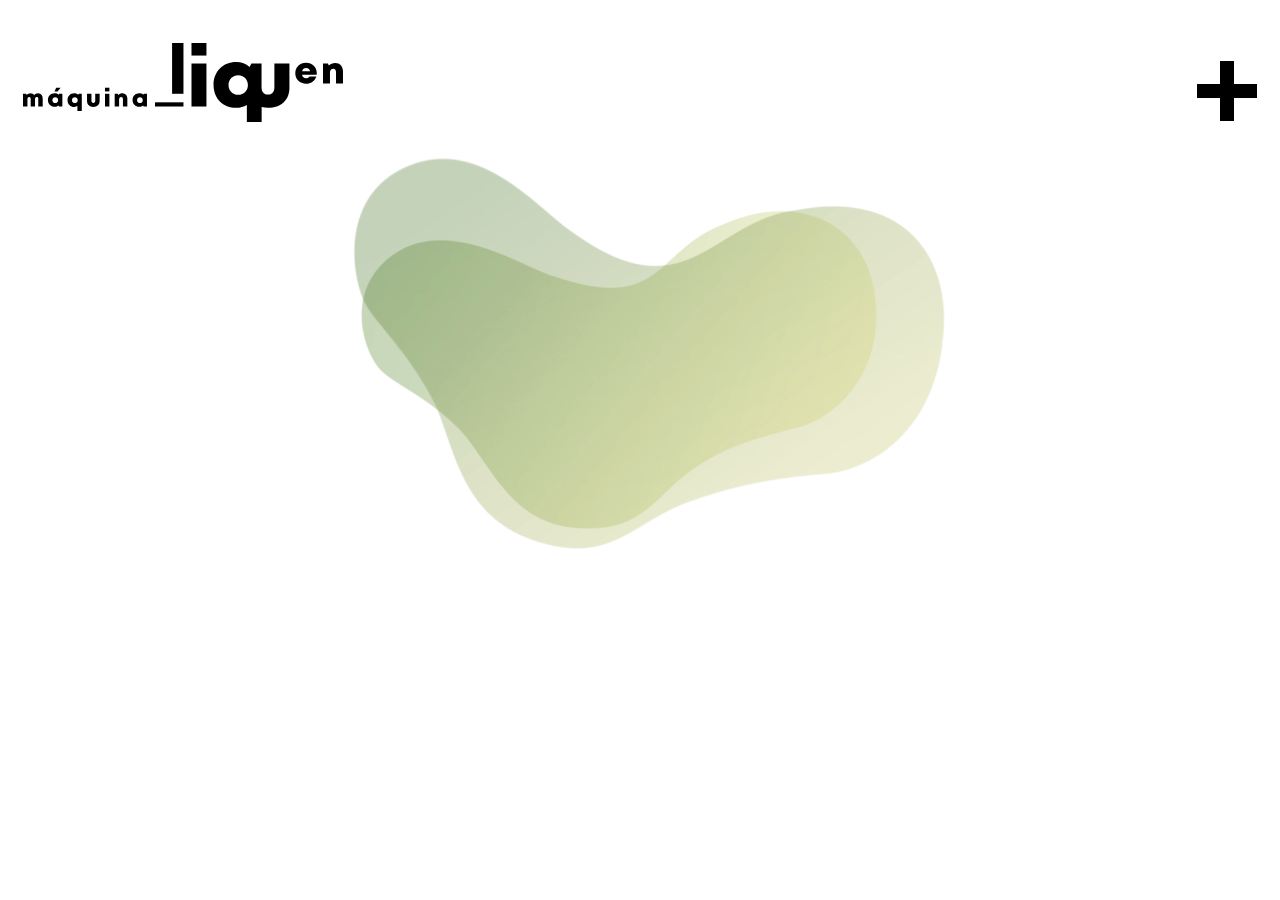
<file: index.html>
<!DOCTYPE html>
<html lang="es">
<head>
    <meta charset="UTF-8">
    <meta http-equiv="X-UA-Compatible" content="IE=edge">
    <meta name="viewport" content="width=device-width, initial-scale=1.0">
    <title>máquina-liquen</title>

    <link rel="stylesheet" href="css/normalize.css">

    <link rel="stylesheet" href="css/style.css">
    <link rel="preconnect" href="https://fonts.gstatic.com">
    <link href="https://fonts.googleapis.com/css2?family=Roboto+Mono:ital,wght@0,100;0,200;0,300;0,400;0,500;0,600;0,700;1,100;1,200;1,300;1,400;1,500;1,600;1,700&display=swap" rel="stylesheet">

</head>
<body>
    <div class="wellcome">
        <div class="wellcome-video">
            <video autoplay muted loop class="myVideo">
                <source src="video/maquina-liquen.mp4" type="video/mp4">
            </video>
        </div>
        <div class=wellcome-header>
            <header>
                <a href="index.html"><img class="logotipo" src="img/logo_maquina-liquen.svg" alt="Logotipo bOrrOsOgráfico"></a>

                <nav class="navbar">
                    <label for="menuboton">
                        <img class="boton" src="img/boton.svg" alt="botón +">
                    </label>
                    <input type="checkbox" name="checkbox" id="menuboton">

                    <div class="menu">
                        <ul>
                            <li>
                                <a href="proyectos.html">proyectos</a><br>
                            </li>
                            <li>
                                <a href="filosofia.html">filosofía</a>
                            </li>
                            <li>
                                <a href="contacto.html">contacto</a>
                            </li>
                        </ul>
                    </div>
                </nav>
            </header>
        </div>    
    </div>
</body>
</html>
</file>
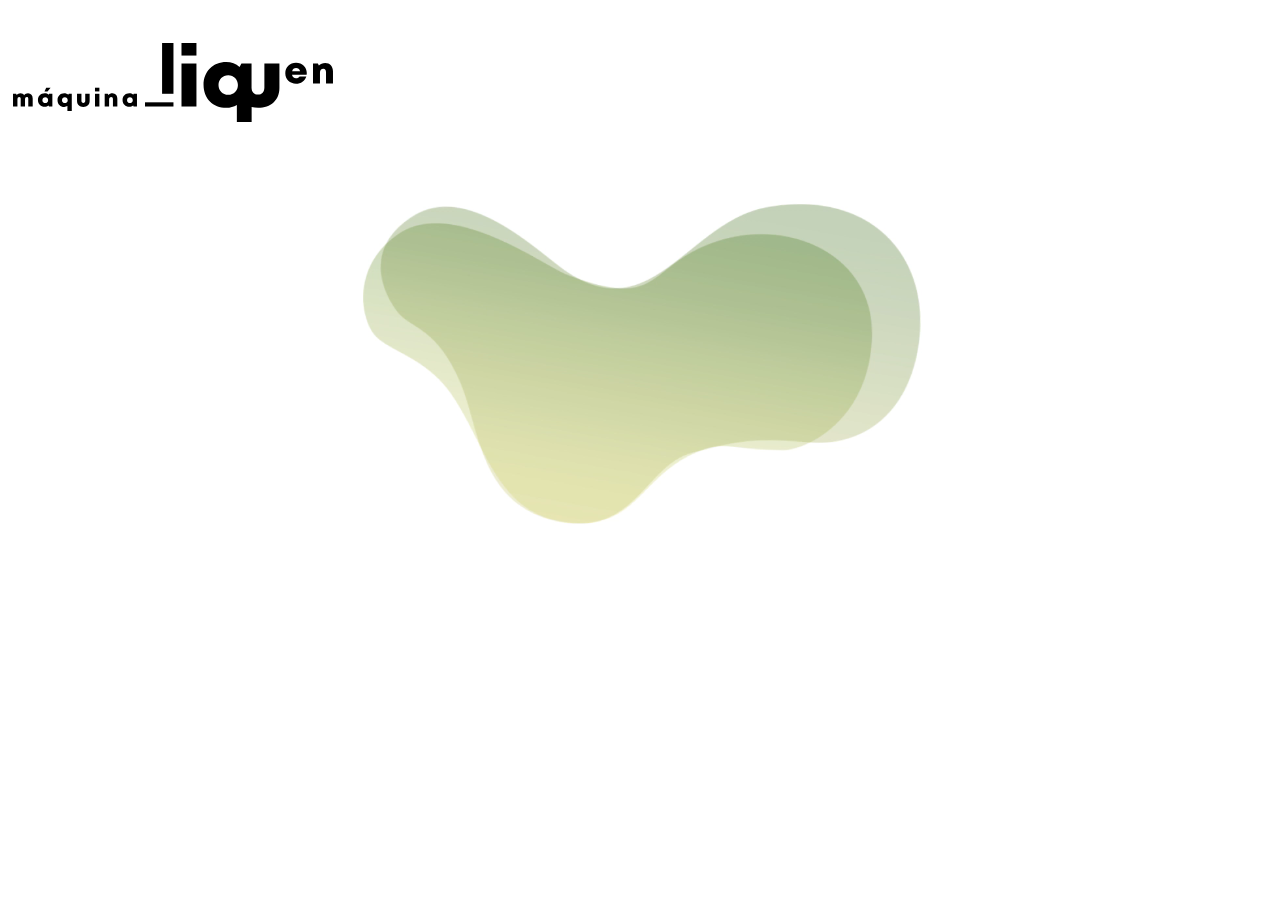
<file: 01 pagina personal/index.html>
<!DOCTYPE html>
<html lang="en">
<head>
    <meta charset="UTF-8">
    <meta http-equiv="X-UA-Compatible" content="IE=edge">
    <meta name="viewport" content="width=device-width, initial-scale=1.0">
    <title>Document</title>

    <link rel="stylesheet" href="css/normalize.css">

    <link rel="stylesheet" href="css/style.css">
    <link rel="preconnect" href="https://fonts.gstatic.com">
<link href="https://fonts.googleapis.com/css2?family=Roboto+Mono:ital,wght@0,100;0,200;0,300;0,400;0,500;0,600;0,700;1,100;1,200;1,300;1,400;1,500;1,600;1,700&display=swap" rel="stylesheet">

</head>
<body>
    <video class="myVideo">
        <source src="video/maquina-liquen.mp4" type="video/mp4">
    </video>
    <header>
        <a href="#index"><img class="logotipo" src="img/logo_ maquina-liquen.svg" alt="Logotipo bOrrOsOgráfico"></a>

        <nav class="navbar">
            <!-- <a href=""><img class="boton" src="img/boton.svg" alt="botón +"></a> -->
            <div class="menu">
                <ul>
                    <li>
                        <a href="#listado">proyecto</a><br>
                    </li>
                    <li class="porfolio">
                        <a href="#formularios">archivo</a>
                        <ul>
                            <li><a href="#formularios">AAAAAAAAA</a></li><br>
                            <li><a href="#formularios">BBBBB</a></li><br>
                            <li><a href="#formularios">CCCCCC</a></li><br>
                        </ul>
                    </li>
                    <li>
                        <a href="contact.html" id="special">máquina-liquen</a>
                    </li>
                    <li>
                        <a href="contact.html" id="special">info</a>
                    </li>
                </ul>
            </div>
          </nav>
    </header>

    <!-- <main>
        <img class="cabecera" src="img/cabecera_ml.jpg" alt="">
        <section class="container">
            <h3 class="pretitle">máquina-liquen</h3>
            <h1 class="title">híbridos arquitectónicos</h1>
            <article class="text">
                <p>Según la rae, una máquina es un «agregado de diversas partes ordenadas entre sí y dirigidas a la formación de un todo»», una «traza o proyecto de pura imaginación» o un «edificio grande y suntuoso» y un liquen es en «organismo resultante de la simbiosis de hongos con algas que se extiende sobre las rocas y las cortezas de los árboles». Por su lado, una máquina requiere de la mano humana para crear energía; la vida de un liquen gira en torno a los dictados de la naturaleza, crece al amparo de las lluvias y se petrifica al calor del sol.<br>De la unión entre ellos nace la arquitectura híbrida de «máquina–liquen», entendiendo híbrido como el «producto de elementos de distinta naturaleza». Idea, diseño y técnica se hibridan con el entorno a través del terreno, creando ecosistemas en los que se desarrolla la vida humana, sus acciones y sus obras. «máquina–liquen» sabe que los espacios mutan y se amoldan a nuevas necesidades y realidades, pero siendo siempre respetuoso con la raíz y mirando hacia el futuro y entendiendo la casa no solo como una vivienda, sino también como una máquina, un espacio productivo y un generador de sinergias entre espacio, ocupantes y herramientas.<br>Las bases del proyecto arquitectónico de «máquina–liquen» son el humanismo, la modernidad, el respeto hacia el entorno y la coherencia entre función y espacio. Híbridos arquitectónicos con un pie en la raíz y otro en el futuro.<br>«máquina–liquen» lo formamos un grupo multifuncional que aporta al proyecto diferentes ángulos de visión y abarca el control de las diferentes fases de desarrollo de un espacio habitable desde su origen.</p><br>
            </article>
        </section>
    </main>

    <footer>
        <h2>Footer</h2>
        <p>llentesque, diam non sollicitudin gravida, lectus augue porta nisi, ut malesuada nisl ex vitae nisi. Sed nisi magna</p>
    </footer> -->




</body>
</html>
</file>
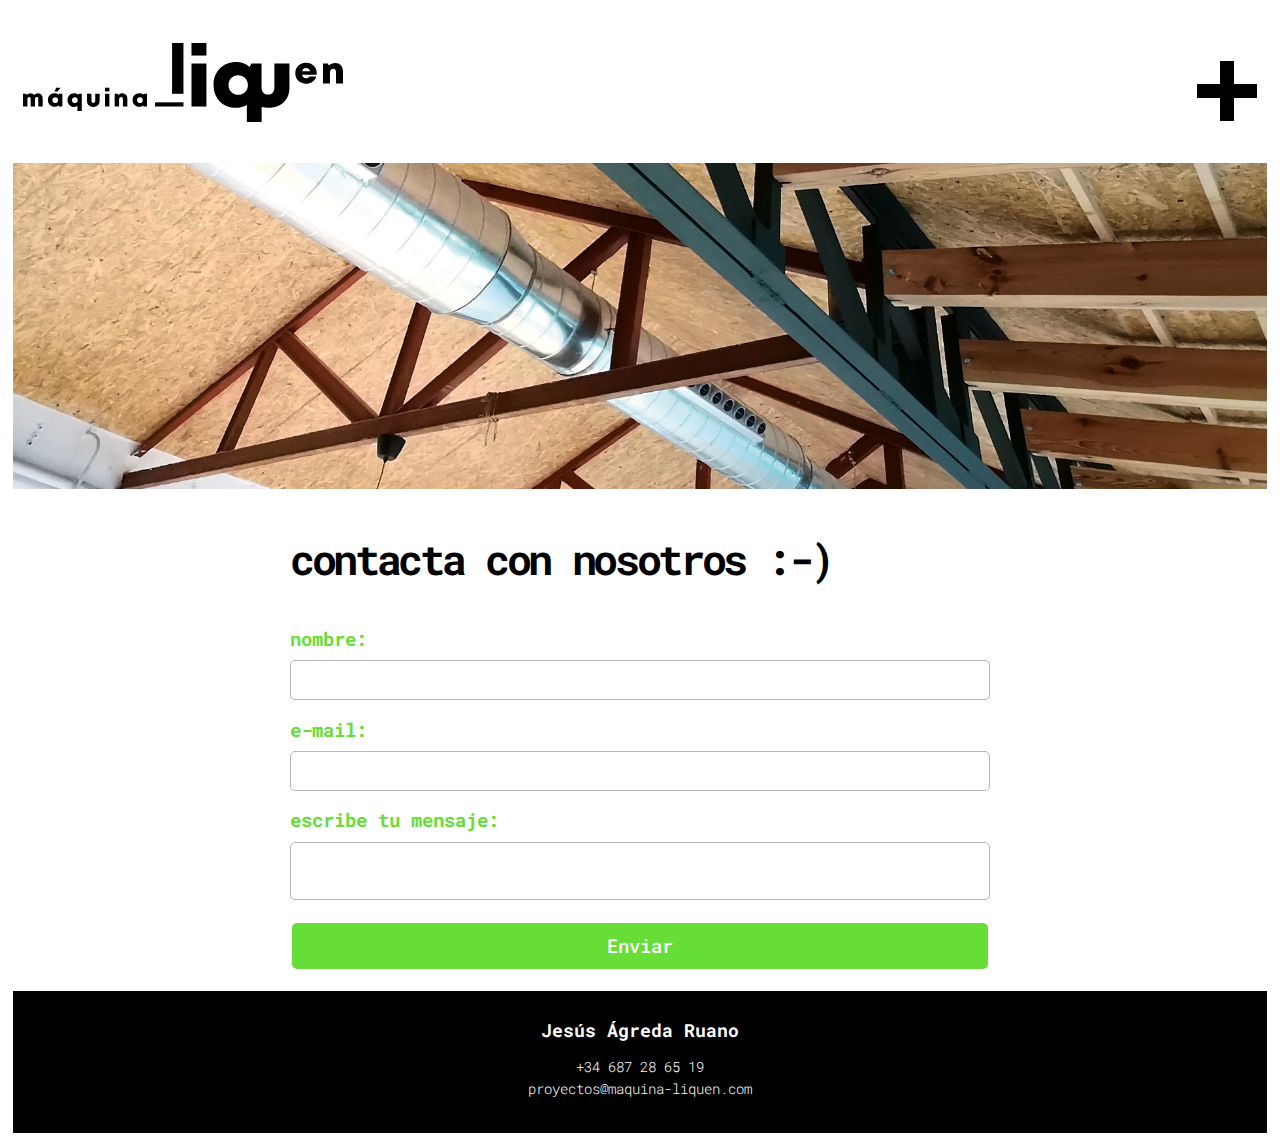
<file: contacto.html>
<!DOCTYPE html>
<html lang="es">
<head>
    <meta charset="UTF-8">
    <meta http-equiv="X-UA-Compatible" content="IE=edge">
    <meta name="viewport" content="width=device-width, initial-scale=1.0">
    <title>máquina-liquen</title>

    <link rel="stylesheet" href="css/normalize.css">

    <link rel="stylesheet" href="css/style.css">
    <link rel="preconnect" href="https://fonts.gstatic.com">
    <link href="https://fonts.googleapis.com/css2?family=Roboto+Mono:ital,wght@0,100;0,200;0,300;0,400;0,500;0,600;0,700;1,100;1,200;1,300;1,400;1,500;1,600;1,700&display=swap" rel="stylesheet">

</head>
<body>
    <header>
        <a href="index.html"><img class="logotipo" src="img/logo_maquina-liquen.svg" alt="Logotipo bOrrOsOgráfico"></a>

        <nav class="navbar">
            <label for="menuboton">
                <img class="boton" src="img/boton.svg" alt="botón +">
            </label>
            <input type="checkbox" name="checkbox" id="menuboton">

            <div class="menu">
                <ul>
                    <li>
                        <a href="proyectos.html">proyectos</a><br>
                    </li>
                    <li>
                        <a href="filosofia.html">filosofía</a>
                    </li>
                    <li>
                        <a href="contacto.html">contacto</a>
                    </li>
                </ul>
            </div>
        </nav>
    </header>

    <main>
        <img class="cabecera" src="img/cabecera_ml03.jpg" alt="">
        <section class="contact">
            <h1>contacta con nosotros :-)</h1><br>

            <label for="nombre" class="label">nombre:</label>
            <input type="text" class="input" name="nombre" id="nombre"><br>

            <label for="e-mail" class="label">e-mail:</label>
            <input type="email" class="input" name="e-mail" id="e-mail"><br>

            <label for="descripcion" class="label">escribe tu mensaje:</label>
            <textarea name="descripcion" class="input" id="descripcion" style="resize: none;"></textarea><br>

            <input type="button" value="Enviar" class="send"><br>
        </section>
    </main>

    <footer>
        <h5 class="name">Jesús Ágreda Ruano</h5>
        <h6 class="contact">+34 687 28 65 19<br>proyectos@maquina-liquen.com</h6>
    </footer>
</body>
</html>
</file>
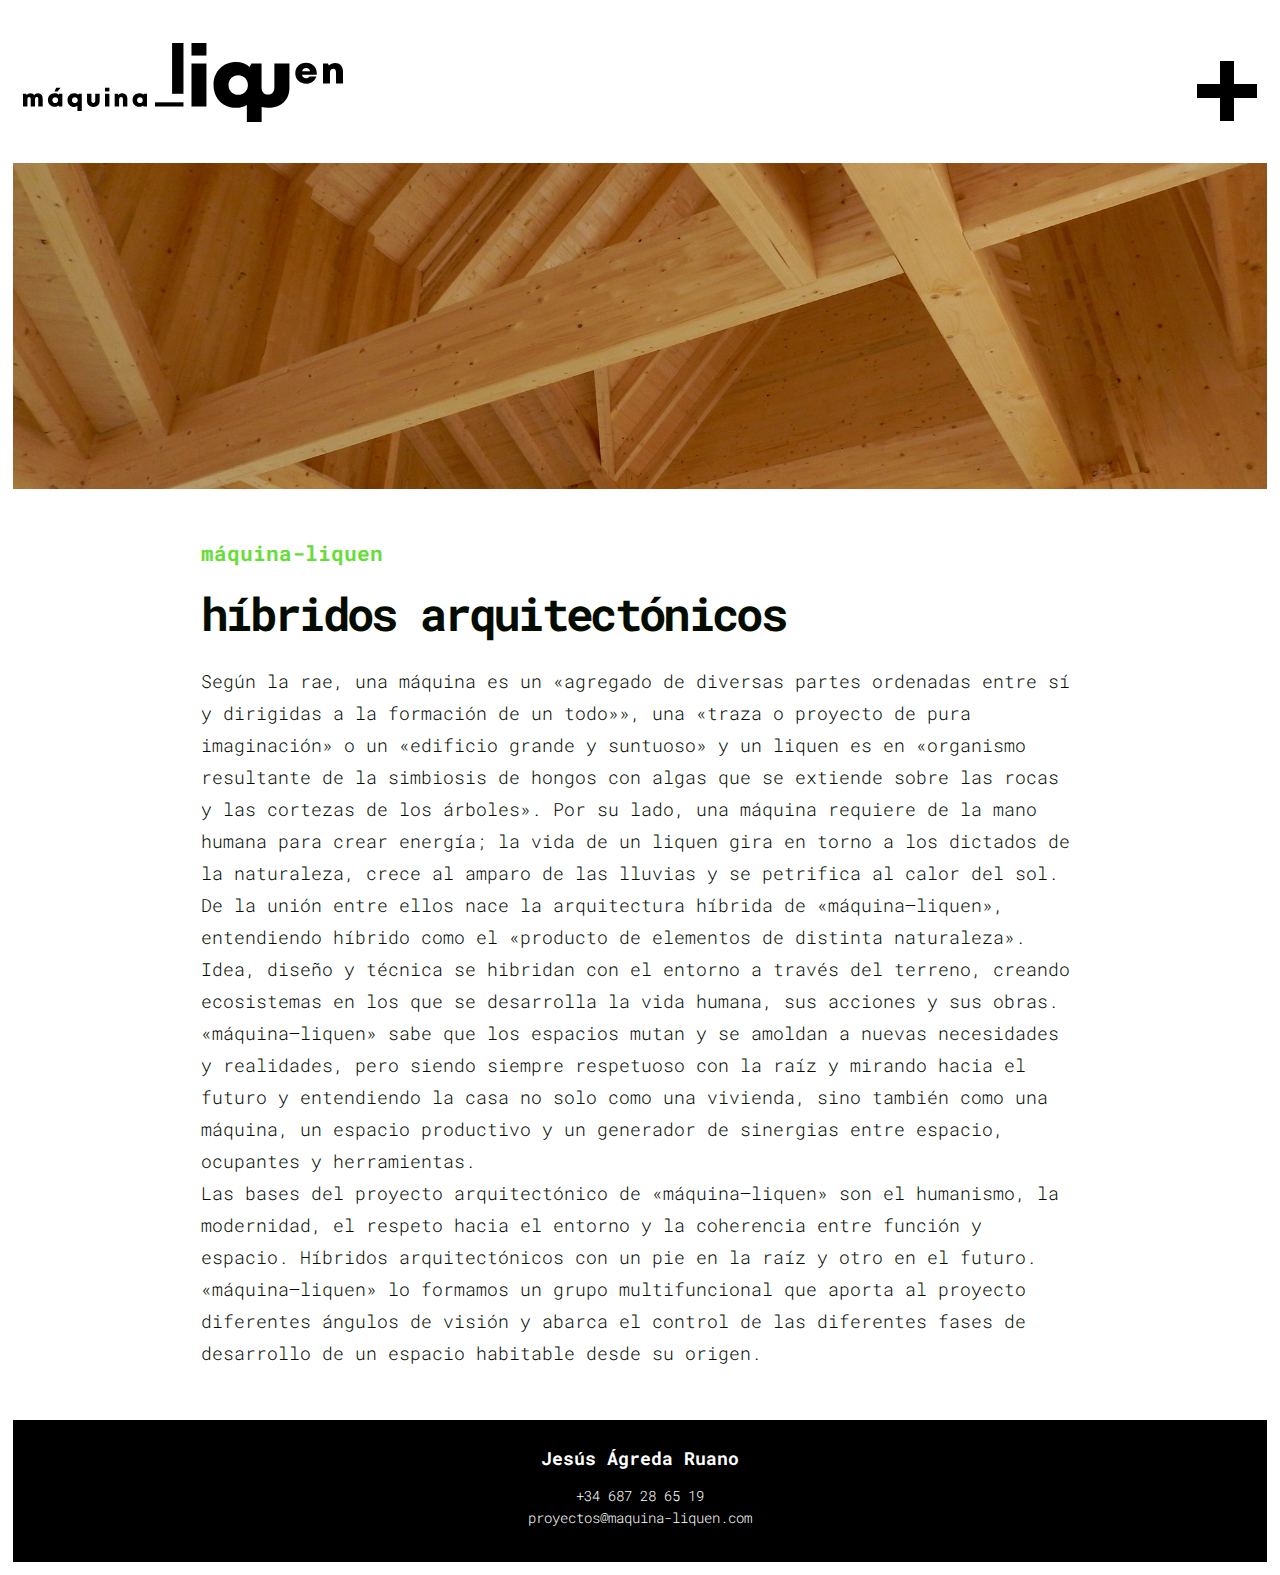
<file: filosofia.html>
<!DOCTYPE html>
<html lang="es">
<head>
    <meta charset="UTF-8">
    <meta http-equiv="X-UA-Compatible" content="IE=edge">
    <meta name="viewport" content="width=device-width, initial-scale=1.0">
    <title>máquina-liquen</title>

    <link rel="stylesheet" href="css/normalize.css">

    <link rel="stylesheet" href="css/style.css">
    <link rel="preconnect" href="https://fonts.gstatic.com">
    <link href="https://fonts.googleapis.com/css2?family=Roboto+Mono:ital,wght@0,100;0,200;0,300;0,400;0,500;0,600;0,700;1,100;1,200;1,300;1,400;1,500;1,600;1,700&display=swap" rel="stylesheet">

</head>
<body>
    <header>
        <a href="index.html"><img class="logotipo" src="img/logo_maquina-liquen.svg" alt="Logotipo bOrrOsOgráfico"></a>

        <nav class="navbar">
            <label for="menuboton">
                <img class="boton" src="img/boton.svg" alt="botón +">
            </label>
            <input type="checkbox" name="checkbox" id="menuboton">

            <div class="menu">
                <ul>
                    <li>
                        <a href="proyectos.html">proyectos</a><br>
                    </li>
                    <li>
                        <a href="filosofia.html">filosofía</a>
                    </li>
                    <li>
                        <a href="contacto.html">contacto</a>
                    </li>
                </ul>
            </div>
        </nav>
    </header>

    <main>
        <img class="cabecera" src="img/cabecera_ml.jpg" alt="">
        <section class="container">
            <article class="text">
                <h2 class="pretitle">máquina-liquen</h2>
                <h1>híbridos arquitectónicos</h1>
                <p>Según la rae, una máquina es un «agregado de diversas partes ordenadas entre sí y dirigidas a la formación de un todo»», una «traza o proyecto de pura imaginación» o un «edificio grande y suntuoso» y un liquen es en «organismo resultante de la simbiosis de hongos con algas que se extiende sobre las rocas y las cortezas de los árboles». Por su lado, una máquina requiere de la mano humana para crear energía; la vida de un liquen gira en torno a los dictados de la naturaleza, crece al amparo de las lluvias y se petrifica al calor del sol.<br>De la unión entre ellos nace la arquitectura híbrida de «máquina–liquen», entendiendo híbrido como el «producto de elementos de distinta naturaleza». Idea, diseño y técnica se hibridan con el entorno a través del terreno, creando ecosistemas en los que se desarrolla la vida humana, sus acciones y sus obras. «máquina–liquen» sabe que los espacios mutan y se amoldan a nuevas necesidades y realidades, pero siendo siempre respetuoso con la raíz y mirando hacia el futuro y entendiendo la casa no solo como una vivienda, sino también como una máquina, un espacio productivo y un generador de sinergias entre espacio, ocupantes y herramientas.<br>Las bases del proyecto arquitectónico de «máquina–liquen» son el humanismo, la modernidad, el respeto hacia el entorno y la coherencia entre función y espacio. Híbridos arquitectónicos con un pie en la raíz y otro en el futuro.<br>«máquina–liquen» lo formamos un grupo multifuncional que aporta al proyecto diferentes ángulos de visión y abarca el control de las diferentes fases de desarrollo de un espacio habitable desde su origen.</p><br>
            </article>
        </section>
    </main>

    <footer>
        <h5 class="name">Jesús Ágreda Ruano</h5>
        <h6 class="contact">+34 687 28 65 19<br>proyectos@maquina-liquen.com</h6>
    </footer>
</body>
</html>
</file>
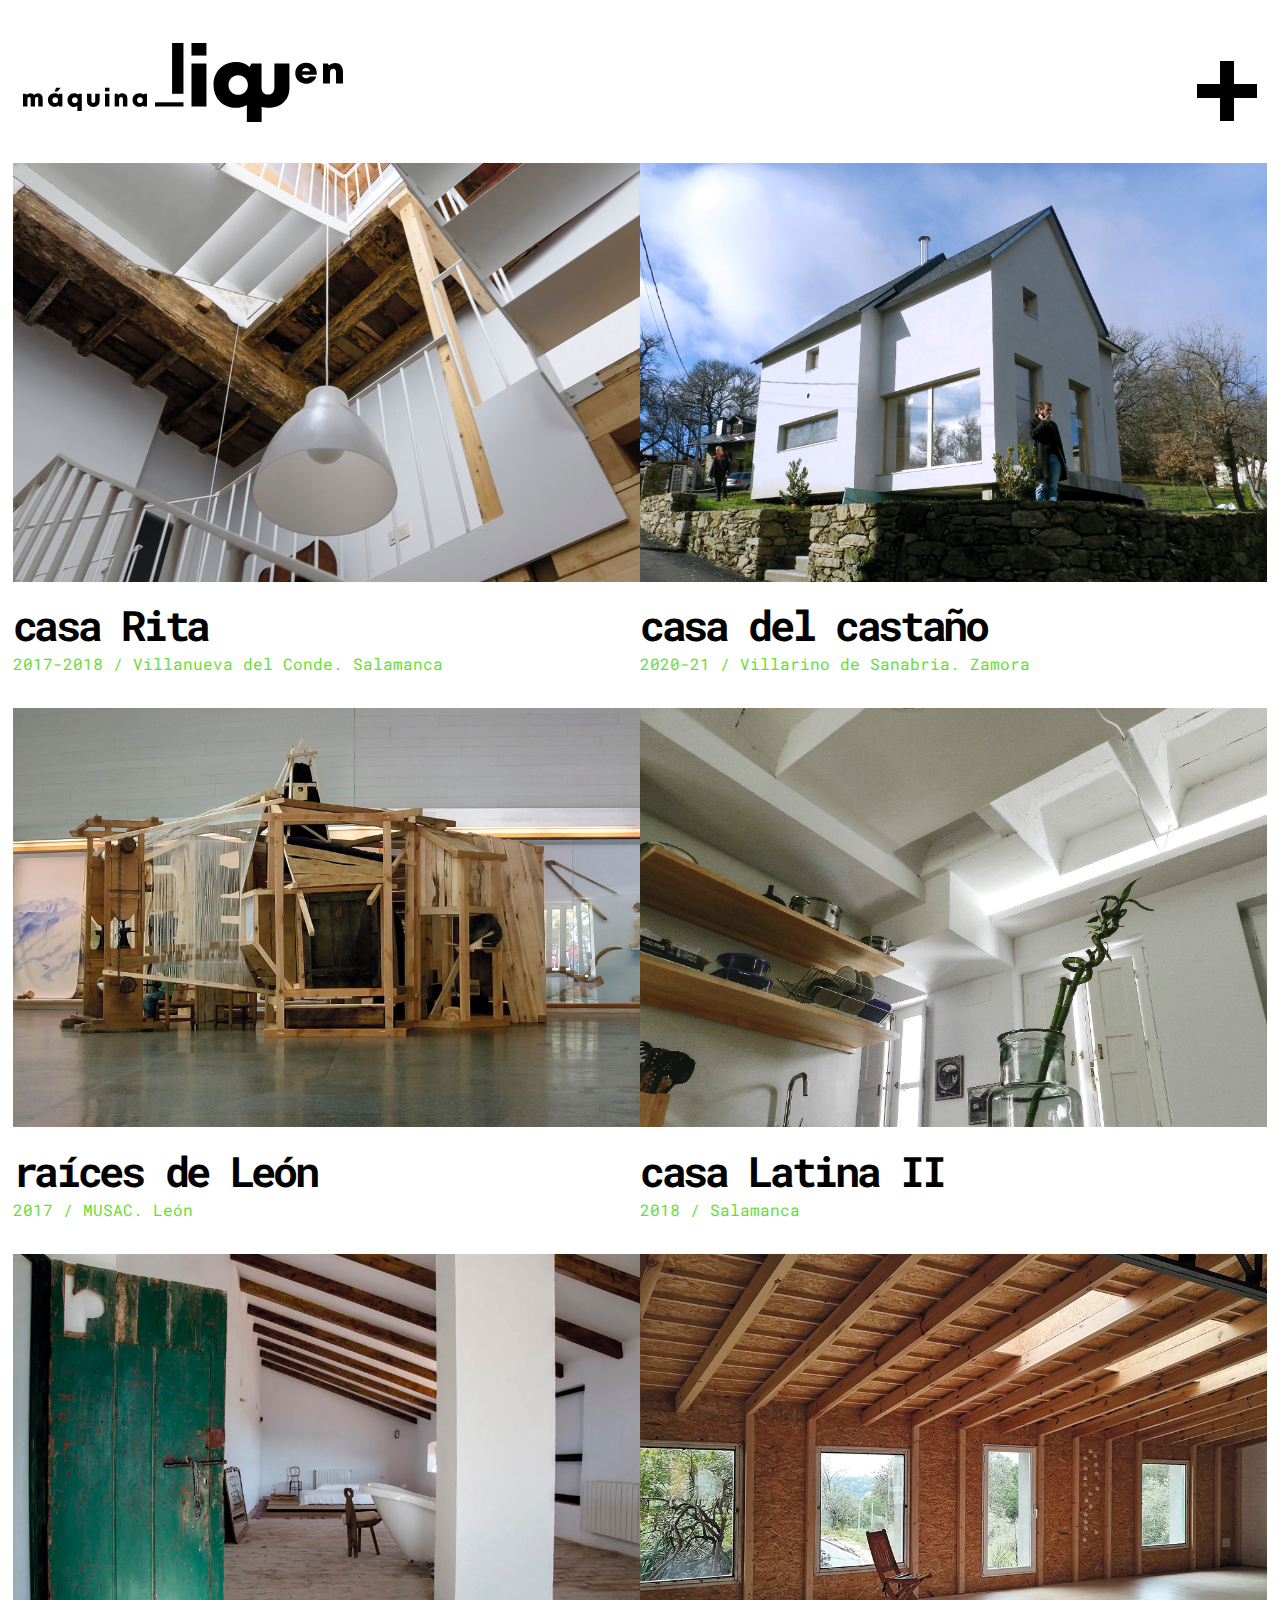
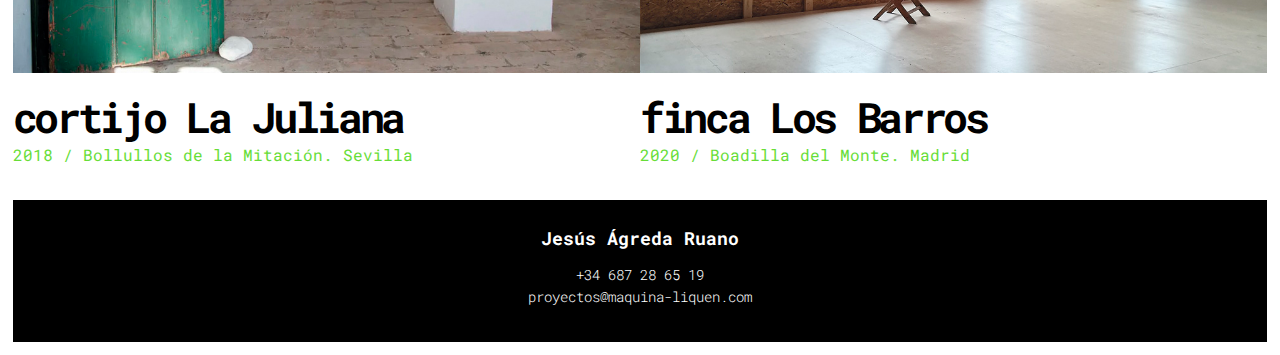
<file: proyectos.html>
<!DOCTYPE html>
<html lang="es">
<head>
    <meta charset="UTF-8">
    <meta http-equiv="X-UA-Compatible" content="IE=edge">
    <meta name="viewport" content="width=device-width, initial-scale=1.0">
    <title>máquina-liquen</title>

    <link rel="stylesheet" href="css/normalize.css">

    <link rel="stylesheet" href="css/style.css">
    <link rel="preconnect" href="https://fonts.gstatic.com">
    <link href="https://fonts.googleapis.com/css2?family=Roboto+Mono:ital,wght@0,100;0,200;0,300;0,400;0,500;0,600;0,700;1,100;1,200;1,300;1,400;1,500;1,600;1,700&display=swap" rel="stylesheet">

</head>
<body>
    <header>
        <a href="index.html"><img class="logotipo" src="img/logo_maquina-liquen.svg" alt="Logotipo bOrrOsOgráfico"></a>

        <nav class="navbar">
            <label for="menuboton">
                <img class="boton" src="img/boton.svg" alt="botón +">
            </label>
            <input type="checkbox" name="checkbox" id="menuboton">

            <div class="menu">
                <ul>
                    <li>
                        <a href="proyectos.html">proyectos</a><br>
                    </li>
                    <li>
                        <a href="filosofia.html">filosofía</a>
                    </li>
                    <li>
                        <a href="contacto.html">contacto</a>
                    </li>
                </ul>
            </div>
        </nav>
    </header>

    <main>
        <section class="projects">
            <div class="projects">
                <article class="projects">
                    <img class="projects" src="img/casa_rita.jpg" alt="">
                    <h1 class="images">casa Rita</h1>
                    <p class="dates">2017-2018 / Villanueva del Conde. Salamanca</p>
                </article>
                <article class="projects">
                    <img class="projects" src="img/casa_castagno.jpg" alt="">
                    <h1>casa del castaño</h1>
                    <p class="dates">2020-21 / Villarino de Sanabria. Zamora</p>
                </article>
                <article class="projects">
                    <img class="projects" src="img/instalacion_musac.jpg" alt="">
                    <h1>raíces de León</h1>
                    <p class="dates">2017 / MUSAC. León</p>
                </article>
                <article class="projects">
                    <img class="projects" src="img/casa_la_latina.jpg" alt="">
                    <h1>casa Latina II</h1>
                    <p class="dates">2018 / Salamanca</p>
                </article>
                <article class="projects">
                    <img class="projects" src="img/cotijo_la_juliana.jpg" alt="">
                    <h1>cortijo La Juliana</h1>
                    <p class="dates">2018 / Bollullos de la Mitación. Sevilla</p>
                </article>
                <article class="projects">
                    <img class="projects" src="img/finca_los_barros.jpg" alt="">
                    <h1>finca Los Barros</h1>
                    <p class="dates">2020 / Boadilla del Monte. Madrid</p>
                </article> 
            </div>                   
        </section>
    </main>

    <footer>
        <h5>Jesús Ágreda Ruano</h5>
        <h6>+34 687 28 65 19<br>proyectos@maquina-liquen.com</h6>
    </footer>
</body>
</html>
</file>
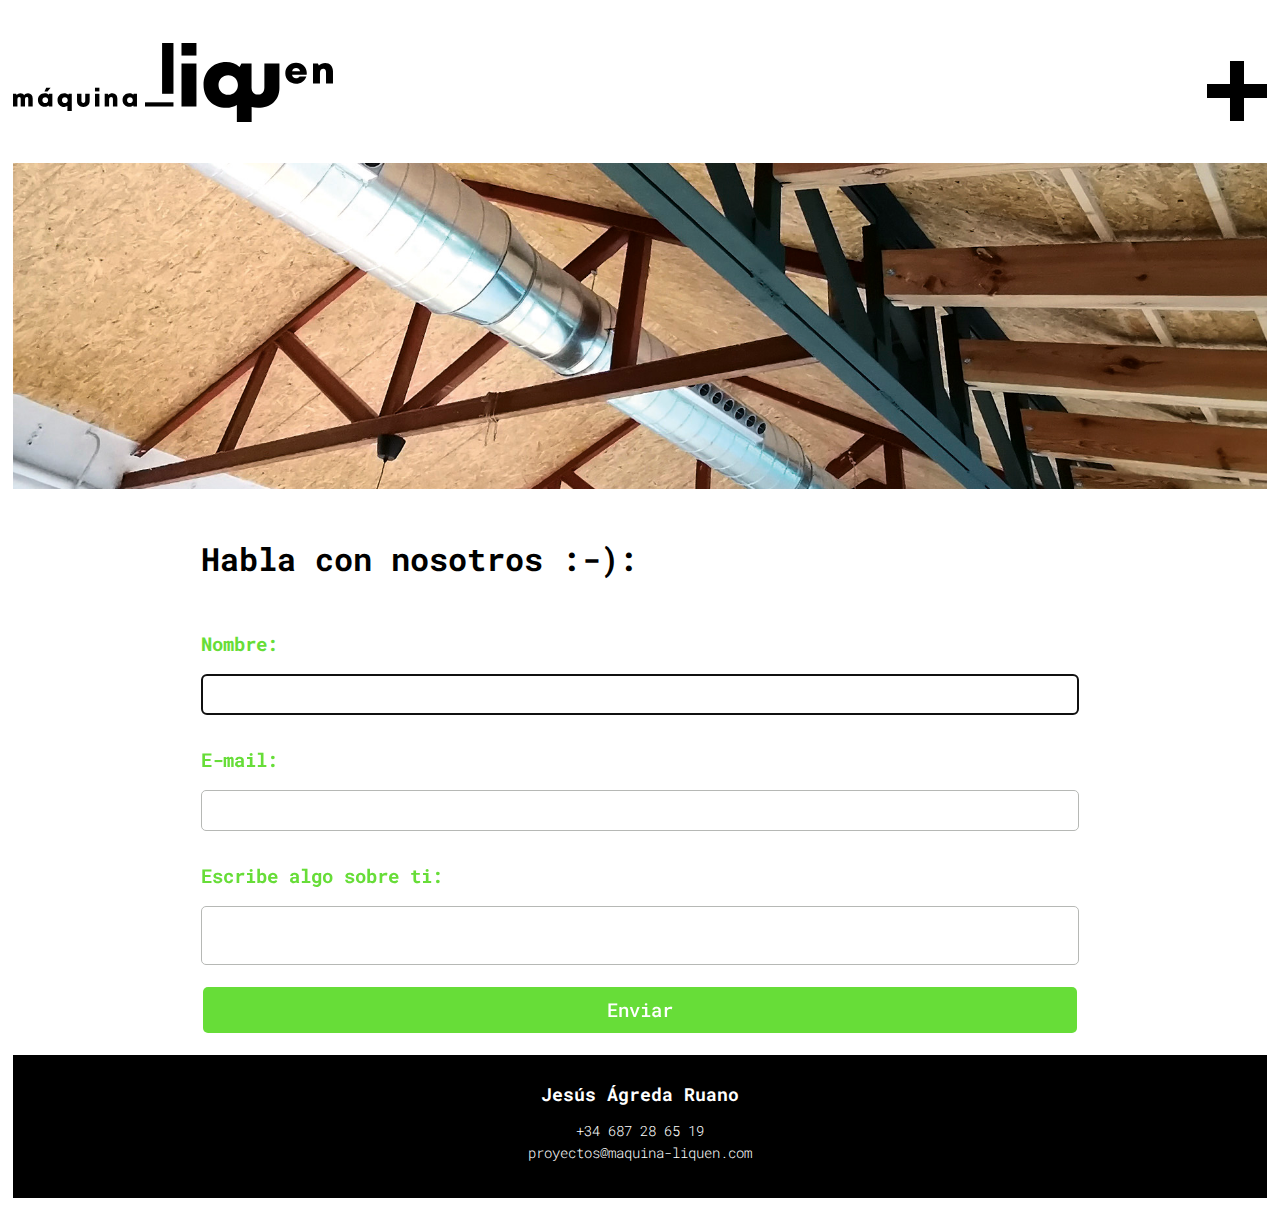
<file: 01 pagina personal/contacto.html>
<!DOCTYPE html>
<html lang="en">
<head>
    <meta charset="UTF-8">
    <meta http-equiv="X-UA-Compatible" content="IE=edge">
    <meta name="viewport" content="width=device-width, initial-scale=1.0">
    <title>Document</title>

    <link rel="stylesheet" href="css/normalize.css">

    <link rel="stylesheet" href="css/style.css">
    <link rel="preconnect" href="https://fonts.gstatic.com">
    <link href="https://fonts.googleapis.com/css2?family=Roboto+Mono:ital,wght@0,100;0,200;0,300;0,400;0,500;0,600;0,700;1,100;1,200;1,300;1,400;1,500;1,600;1,700&display=swap" rel="stylesheet">

</head>
<body>
    <header>
        <a href="index.html"><img class="logotipo" src="img/logo_ maquina-liquen.svg" alt="Logotipo bOrrOsOgráfico"></a>

        <nav class="navbar">
            <label for="menuboton">
                <img class="boton" src="img/boton.svg" alt="botón +">
            </label>
            <input type="checkbox" name="" id="menuboton">

            <div class="menu">
                <ul>
                    <li>
                        <a href="proyectos.html">proyectos</a><br>
                    </li>
                    <li>
                        <a href="filosofia.html" id="special">filosofía</a>
                    </li>
                    <li>
                        <a href="contacto.html" id="special">contacto</a>
                    </li>
                </ul>
            </div>
          </nav>
    </header>

    <main>
        <img class="cabecera" src="img/cabecera_ml03.jpg" alt="">
        <section class="container">
            <h1 class="images">Habla con nosotros :-):</h1><br>

            <label for="nombre"><h2 class="pretitle">Nombre:</h2></label>
            <input type="text" class="input" name="nombre" id="nombre" autofocus><br>

            <label for="e-mail"><h2 class="pretitle">E-mail:</h2></label>
            <input type="email" class="input" name="e-mail" id="e-mail"><br>

            <label for="descripcion"><h2 class="pretitle">Escribe algo sobre ti:</h2></label>
            <textarea name="descripcion" class="input" id="descripcion" style="resize: none;"></textarea><br>

            <input type="button" value="Enviar" class="send"><br>
        </section>
    </main>

    <footer>
        <h5 class="name">Jesús Ágreda Ruano</h5>
        <h6 class="contact">+34 687 28 65 19<br>proyectos@maquina-liquen.com</h6>
    </footer>




</body>
</html>
</file>
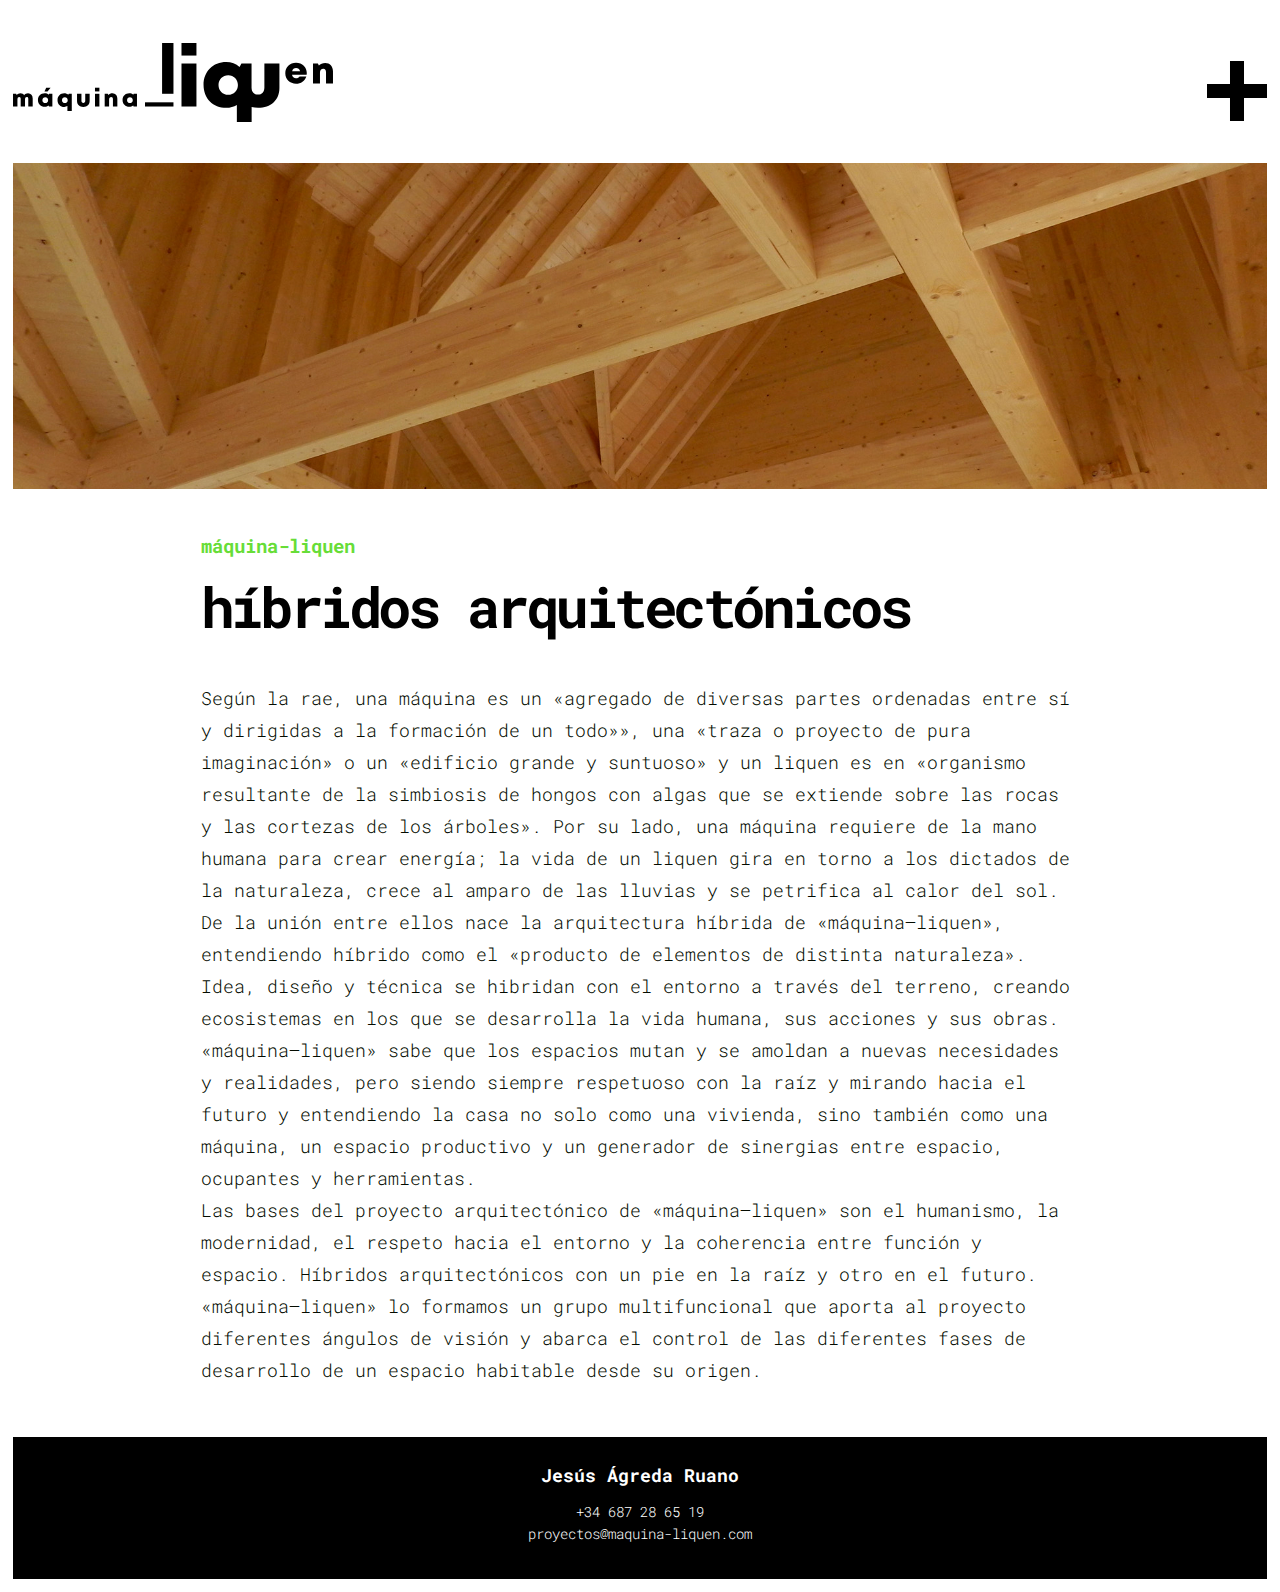
<file: 01 pagina personal/filosofia.html>
<!DOCTYPE html>
<html lang="en">
<head>
    <meta charset="UTF-8">
    <meta http-equiv="X-UA-Compatible" content="IE=edge">
    <meta name="viewport" content="width=device-width, initial-scale=1.0">
    <title>Document</title>

    <link rel="stylesheet" href="css/normalize.css">

    <link rel="stylesheet" href="css/style.css">
    <link rel="preconnect" href="https://fonts.gstatic.com">
    <link href="https://fonts.googleapis.com/css2?family=Roboto+Mono:ital,wght@0,100;0,200;0,300;0,400;0,500;0,600;0,700;1,100;1,200;1,300;1,400;1,500;1,600;1,700&display=swap" rel="stylesheet">

</head>
<body>
    <header>
        <a href="index.html"><img class="logotipo" src="img/logo_ maquina-liquen.svg" alt="Logotipo bOrrOsOgráfico"></a>

        <nav class="navbar">
            <label for="menuboton">
                <img class="boton" src="img/boton.svg" alt="botón +">
            </label>
            <input type="checkbox" name="" id="menuboton">

            <div class="menu">
                <ul>
                    <li>
                        <a href="proyectos.html">proyectos</a><br>
                    </li>
                    <li>
                        <a href="filosofia.html" id="special">filosofía</a>
                    </li>
                    <li>
                        <a href="contacto.html" id="special">contacto</a>
                    </li>
                </ul>
            </div>
          </nav>
    </header>

    <main>
        <img class="cabecera" src="img/cabecera_ml.jpg" alt="">
        <section class="container">
            <h2 class="pretitle">máquina-liquen</h2>
            <h1 class="title">híbridos arquitectónicos</h1>
            <article class="text">
                <p>Según la rae, una máquina es un «agregado de diversas partes ordenadas entre sí y dirigidas a la formación de un todo»», una «traza o proyecto de pura imaginación» o un «edificio grande y suntuoso» y un liquen es en «organismo resultante de la simbiosis de hongos con algas que se extiende sobre las rocas y las cortezas de los árboles». Por su lado, una máquina requiere de la mano humana para crear energía; la vida de un liquen gira en torno a los dictados de la naturaleza, crece al amparo de las lluvias y se petrifica al calor del sol.<br>De la unión entre ellos nace la arquitectura híbrida de «máquina–liquen», entendiendo híbrido como el «producto de elementos de distinta naturaleza». Idea, diseño y técnica se hibridan con el entorno a través del terreno, creando ecosistemas en los que se desarrolla la vida humana, sus acciones y sus obras. «máquina–liquen» sabe que los espacios mutan y se amoldan a nuevas necesidades y realidades, pero siendo siempre respetuoso con la raíz y mirando hacia el futuro y entendiendo la casa no solo como una vivienda, sino también como una máquina, un espacio productivo y un generador de sinergias entre espacio, ocupantes y herramientas.<br>Las bases del proyecto arquitectónico de «máquina–liquen» son el humanismo, la modernidad, el respeto hacia el entorno y la coherencia entre función y espacio. Híbridos arquitectónicos con un pie en la raíz y otro en el futuro.<br>«máquina–liquen» lo formamos un grupo multifuncional que aporta al proyecto diferentes ángulos de visión y abarca el control de las diferentes fases de desarrollo de un espacio habitable desde su origen.</p><br>
            </article>
        </section>
    </main>

    <footer>
        <h5 class="name">Jesús Ágreda Ruano</h5>
        <h6 class="contact">+34 687 28 65 19<br>proyectos@maquina-liquen.com</h6>
    </footer>




</body>
</html>
</file>
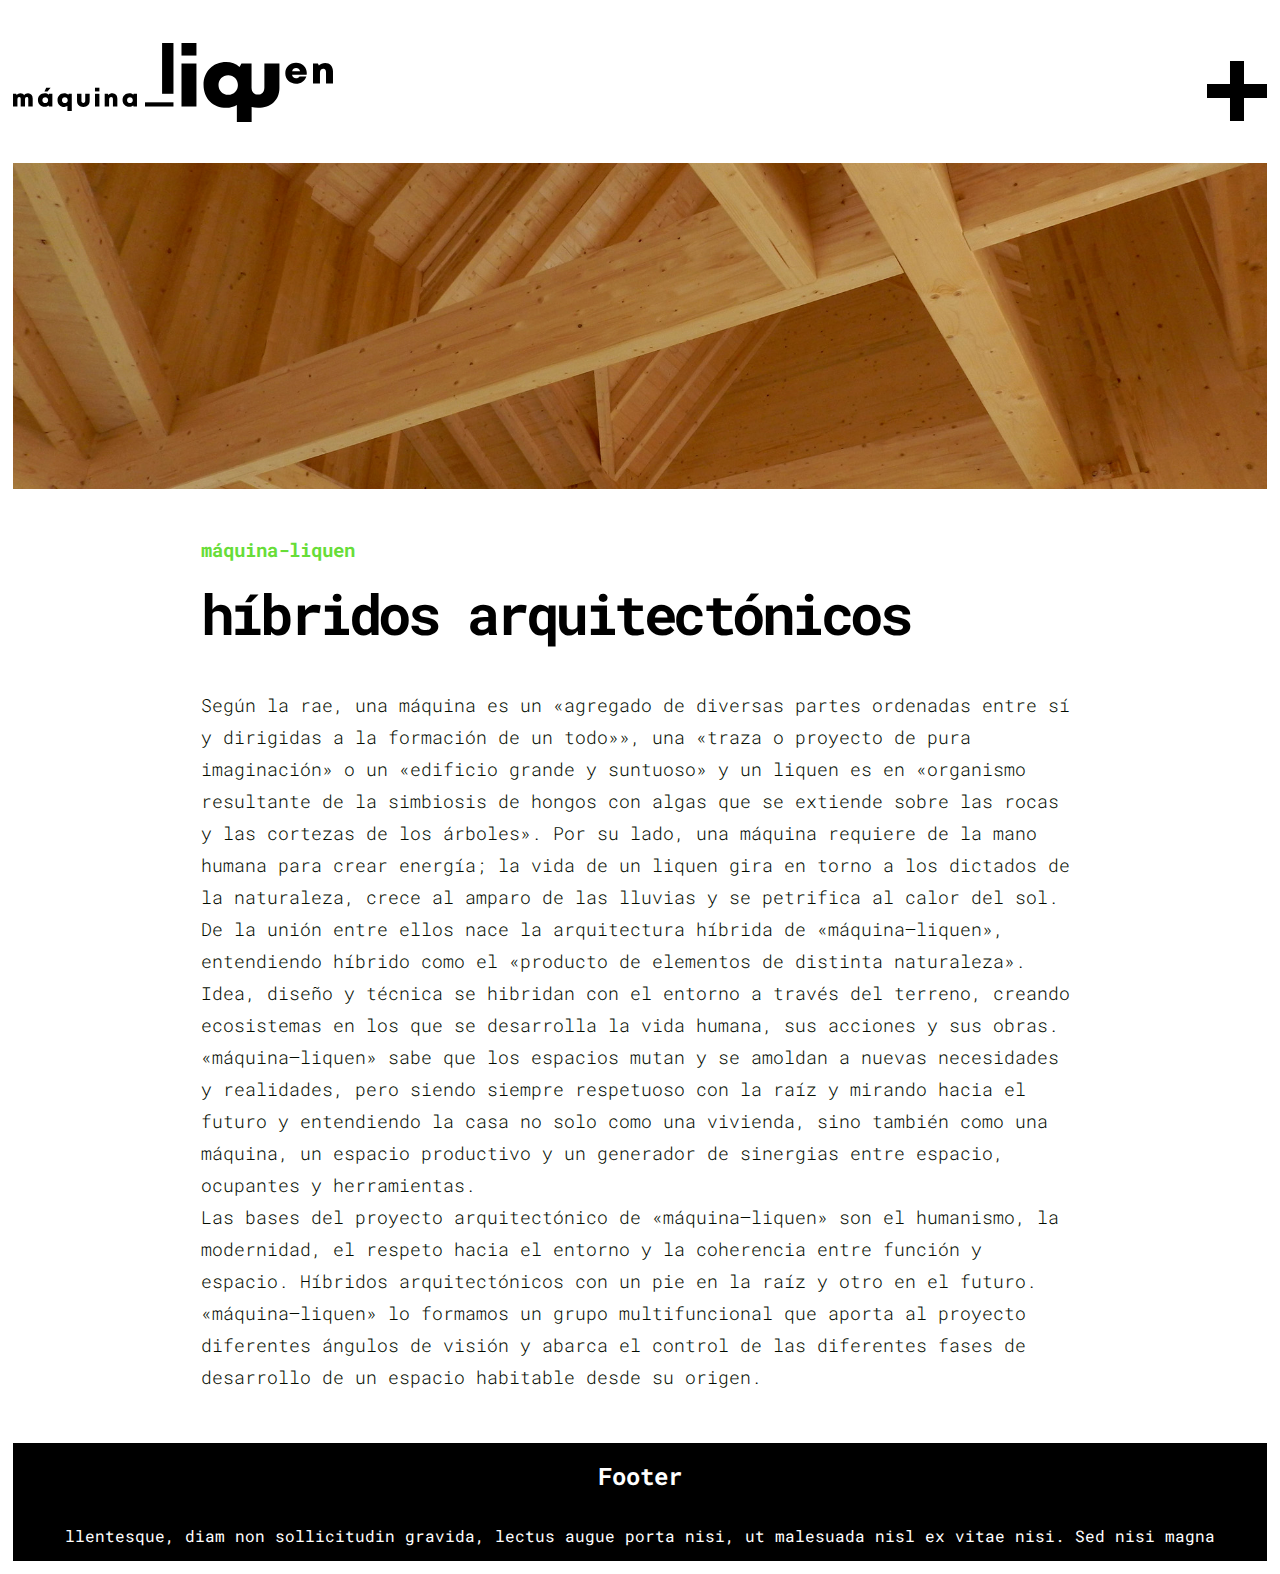
<file: 01 pagina personal/maquina_liquen.html>
<!DOCTYPE html>
<html lang="en">
<head>
    <meta charset="UTF-8">
    <meta http-equiv="X-UA-Compatible" content="IE=edge">
    <meta name="viewport" content="width=device-width, initial-scale=1.0">
    <title>Document</title>

    <link rel="stylesheet" href="css/normalize.css">

    <link rel="stylesheet" href="css/style.css">
    <link rel="preconnect" href="https://fonts.gstatic.com">
<link href="https://fonts.googleapis.com/css2?family=Roboto+Mono:ital,wght@0,100;0,200;0,300;0,400;0,500;0,600;0,700;1,100;1,200;1,300;1,400;1,500;1,600;1,700&display=swap" rel="stylesheet">

</head>
<body>
    <header>
        <a href="#index"><img class="logotipo" src="img/logo_ maquina-liquen.svg" alt="Logotipo bOrrOsOgráfico"></a>

        <nav class="navbar">
            <label for="menuboton">
                <img class="boton" src="img/boton.svg" alt="botón +">
            </label>
            <input type="checkbox" name="" id="menuboton">

            <div class="menu">
                <ul>
                    <li>
                        <a href="#listado">proyecto</a><br>
                    </li>
                    <li class="porfolio">
                        <a href="#formularios">archivo</a>
                        <ul>
                            <li><a href="#formularios">AAAAAAAAA</a></li><br>
                            <li><a href="#formularios">BBBBB</a></li><br>
                            <li><a href="#formularios">CCCCCC</a></li><br>
                        </ul>
                    </li>
                    <li>
                        <a href="contact.html" id="special">máquina-liquen</a>
                    </li>
                    <li>
                        <a href="contact.html" id="special">info</a>
                    </li>
                </ul>
            </div>
          </nav>
    </header>

    <main>
        <img class="cabecera" src="img/cabecera_ml.jpg" alt="">
        <section class="container">
            <h3 class="pretitle">máquina-liquen</h3>
            <h1 class="title">híbridos arquitectónicos</h1>
            <article class="text">
                <p>Según la rae, una máquina es un «agregado de diversas partes ordenadas entre sí y dirigidas a la formación de un todo»», una «traza o proyecto de pura imaginación» o un «edificio grande y suntuoso» y un liquen es en «organismo resultante de la simbiosis de hongos con algas que se extiende sobre las rocas y las cortezas de los árboles». Por su lado, una máquina requiere de la mano humana para crear energía; la vida de un liquen gira en torno a los dictados de la naturaleza, crece al amparo de las lluvias y se petrifica al calor del sol.<br>De la unión entre ellos nace la arquitectura híbrida de «máquina–liquen», entendiendo híbrido como el «producto de elementos de distinta naturaleza». Idea, diseño y técnica se hibridan con el entorno a través del terreno, creando ecosistemas en los que se desarrolla la vida humana, sus acciones y sus obras. «máquina–liquen» sabe que los espacios mutan y se amoldan a nuevas necesidades y realidades, pero siendo siempre respetuoso con la raíz y mirando hacia el futuro y entendiendo la casa no solo como una vivienda, sino también como una máquina, un espacio productivo y un generador de sinergias entre espacio, ocupantes y herramientas.<br>Las bases del proyecto arquitectónico de «máquina–liquen» son el humanismo, la modernidad, el respeto hacia el entorno y la coherencia entre función y espacio. Híbridos arquitectónicos con un pie en la raíz y otro en el futuro.<br>«máquina–liquen» lo formamos un grupo multifuncional que aporta al proyecto diferentes ángulos de visión y abarca el control de las diferentes fases de desarrollo de un espacio habitable desde su origen.</p><br>
            </article>
        </section>
    </main>

    <footer>
        <h2>Footer</h2>
        <p>llentesque, diam non sollicitudin gravida, lectus augue porta nisi, ut malesuada nisl ex vitae nisi. Sed nisi magna</p>
    </footer>




</body>
</html>
</file>
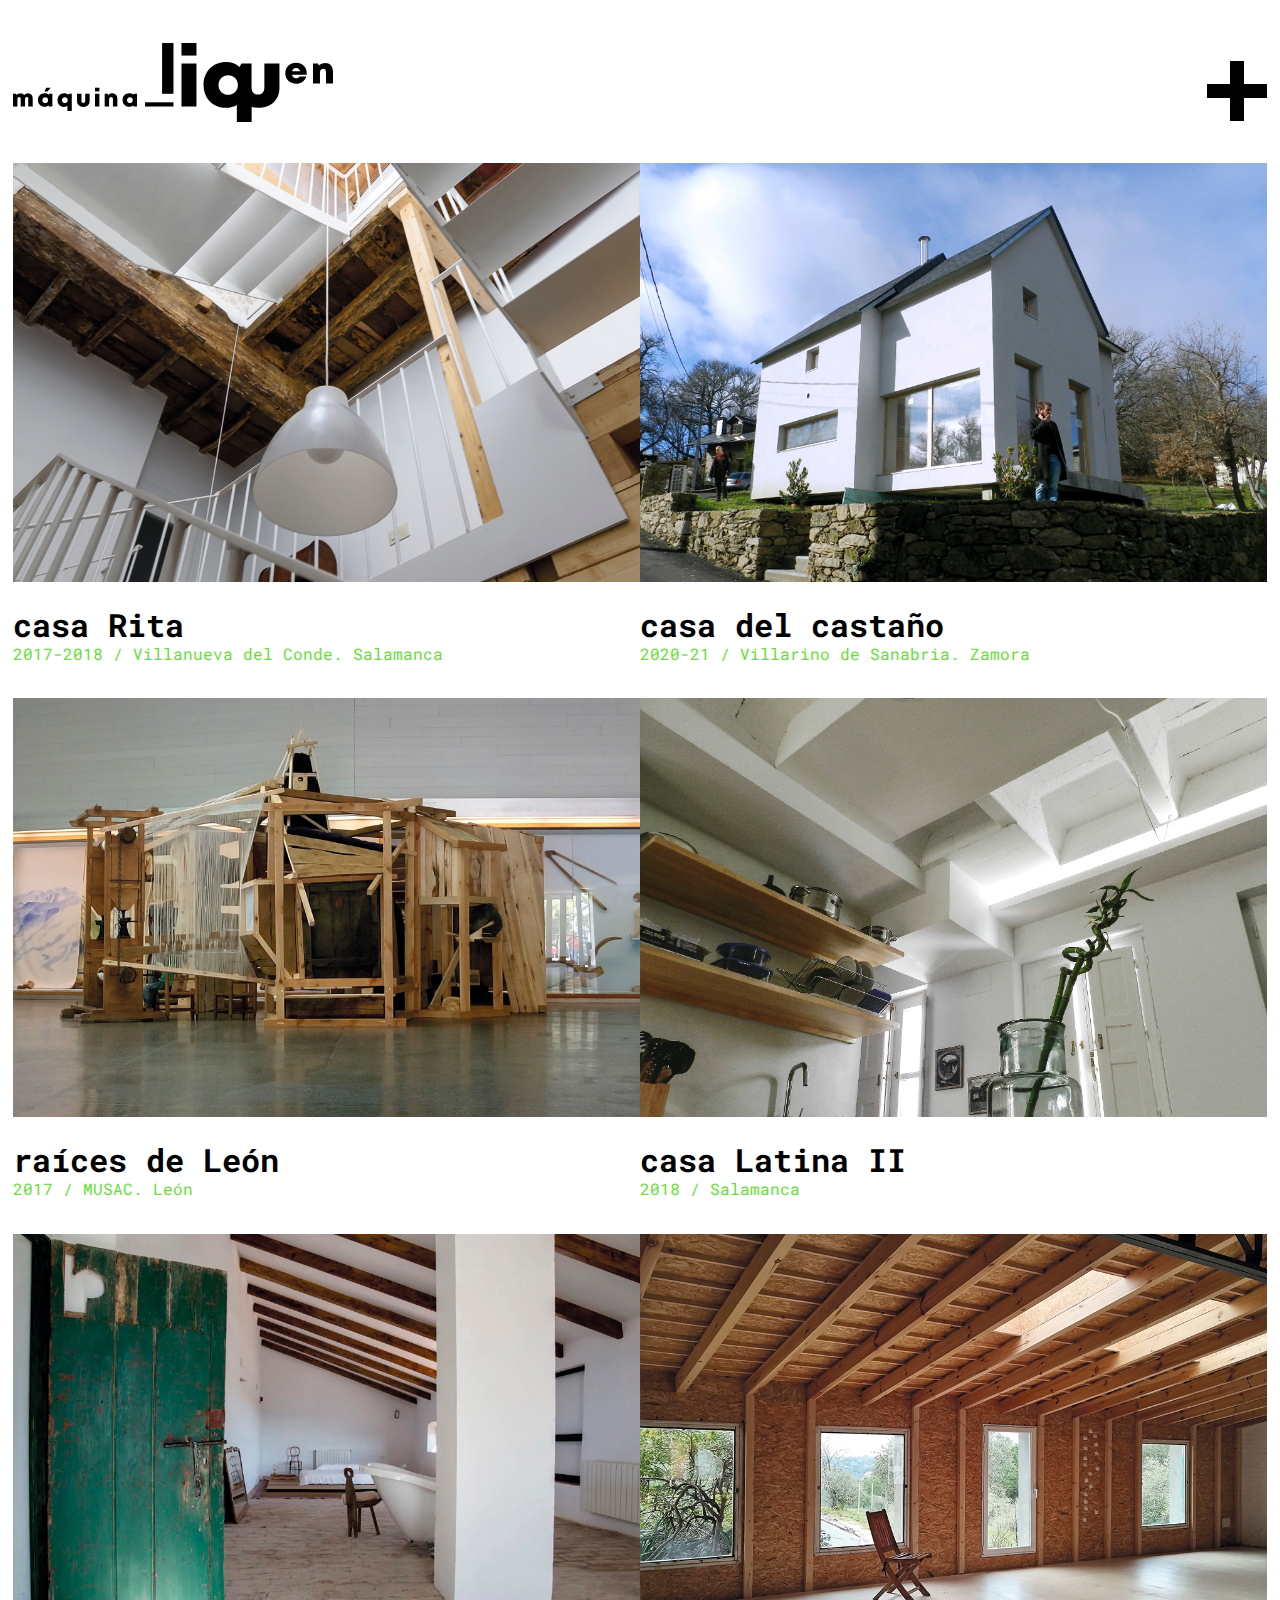
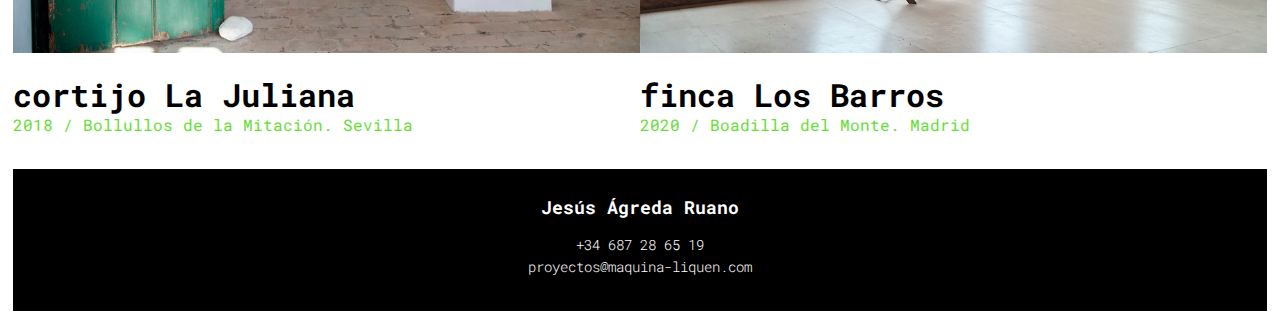
<file: 01 pagina personal/proyectos.html>
<!DOCTYPE html>
<html lang="en">
<head>
    <meta charset="UTF-8">
    <meta http-equiv="X-UA-Compatible" content="IE=edge">
    <meta name="viewport" content="width=device-width, initial-scale=1.0">
    <title>Document</title>

    <link rel="stylesheet" href="css/normalize.css">

    <link rel="stylesheet" href="css/style.css">
    <link rel="preconnect" href="https://fonts.gstatic.com">
    <link href="https://fonts.googleapis.com/css2?family=Roboto+Mono:ital,wght@0,100;0,200;0,300;0,400;0,500;0,600;0,700;1,100;1,200;1,300;1,400;1,500;1,600;1,700&display=swap" rel="stylesheet">

</head>
<body>
    <header>
        <a href="index.html"><img class="logotipo" src="img/logo_ maquina-liquen.svg" alt="Logotipo bOrrOsOgráfico"></a>

        <nav class="navbar">
            <label for="menuboton">
                <img class="boton" src="img/boton.svg" alt="botón +">
            </label>
            <input type="checkbox" name="" id="menuboton">

            <div class="menu">
                <ul>
                    <li>
                        <a href="proyectos.html">proyectos</a><br>
                    </li>
                    <li>
                        <a href="filosofia.html" id="special">filosofía</a>
                    </li>
                    <li>
                        <a href="contacto.html" id="special">contacto</a>
                    </li>
                </ul>
            </div>
          </nav>
    </header>

    <main>
        <section class="projects">
            <div class="projects">
                <article class="projects">
                    <img class="projects" src="img/casa_rita.jpg" alt="">
                    <h1 class="images">casa Rita</h1>
                    <p class="dates">2017-2018 / Villanueva del Conde. Salamanca</p>
                </article>
                <article class="projects">
                    <img class="projects" src="img/casa_castagno.jpg" alt="">
                    <h1 class="images">casa del castaño</h1>
                    <p class="dates">2020-21 / Villarino de Sanabria. Zamora</p>
                </article>
                <article class="projects">
                    <img class="projects" src="img/instalacion_musac.jpg" alt="">
                    <h1 class="images">raíces de León</h1>
                    <p class="dates">2017 / MUSAC. León</p>
                </article>
                <article class="projects">
                    <img class="projects" src="img/casa_la_latina.jpg" alt="">
                    <h1 class="images">casa Latina II</h1>
                    <p class="dates">2018 / Salamanca</p>
                </article>
                <article class="projects">
                    <img class="projects" src="img/cotijo_la_juliana.jpg" alt="">
                    <h1 class="images">cortijo La Juliana</h1>
                    <p class="dates">2018 / Bollullos de la Mitación. Sevilla</p>
                </article>
                <article class="projects">
                    <img class="projects" src="img/finca_los_barros.jpg" alt="">
                    <h1 class="images">finca Los Barros</h1>
                    <p class="dates">2020 / Boadilla del Monte. Madrid</p>
                </article> 
            </div>                   
        </section>
    </main>

    <footer>
        <h5 class="name">Jesús Ágreda Ruano</h5>
        <h6 class="contact">+34 687 28 65 19<br>proyectos@maquina-liquen.com</h6>
    </footer>




</body>
</html>
</file>
<file: css/style.css>
body{
    padding: 1%;
    margin:0 0;
    box-sizing: border-box;
    font-family: 'Roboto Mono', monospace;
    display: flex;
    flex-direction: column;
}
div.wellcome{
    position: relative;
}
div.wellcome-video, div.wellcomeheader{
    position: absolute;
    overflow: hidden;
}
.myVideo{
    overflow: hidden;
    width: 350%;
    margin-left: -500px;
    overflow: hidden;
    display: -webkit-box;
    display: -ms-flexbox;
    display: flex;
    -webkit-box-pack: center;
    -ms-flex-pack: center;
    justify-content: center;
    -webkit-box-align: center;
    -ms-flex-align: center;
    justify-content: center;
}
header{
    display: flex;
    justify-content: space-between;
    position: fixed;
    width: 98%;
}
.logotipo{
    width: 200px;
    margin: 0px;
    margin-top: 22px;
    margin-left: 10px;
}
.boton{
    width: 40px;
    align-items: flex-end;
    margin-top: 43px;
    margin-right: 10px;
}
.boton:hover{
    color:#67dd38;
    transform: rotate(45deg);
}
.navbar {
    display: flex;
    flex-direction: column;
}

.navbar label {
    text-align: right;
}

.menu {
    display: none;
}

#menuboton:checked ~ .menu {
    display: block;
}

#menuboton {
    display: none;
}
ul{
    margin-top: 34px;
}
ul li{
    display: inline-flex;
    background-color: #000000;
    padding: 0px 10px;
    margin: 5px 0px
}
a{
    text-decoration: none;
    color: white;
    padding: 8px 0px;
}
a:hover {
    color: #67dd38;
    font-weight: bold;
}
.porfolio:hover ul{
    display: block;
    position: absolute;
    opacity: 1;
}
ul li ul {
    display: none;
    position: relative;
    margin-left: -40px;
    margin-top: 30px;
    opacity: 0;
    transition: opacity 1s;
}
main{
    display: flex;
    flex-direction: column;
    align-items: center;
    margin-top: 108px;
}
@keyframes deslizamiento {
    0%{
        transform: translateY(70%)
    }
    100%{
        transform: translateY(0%)
    }
}
.cabecera{
    width: 100%;
    margin-bottom: 30px;
    height: 200px;
    overflow: hidden;
    object-fit: cover;
    margin-bottom: 30px;
    animation: deslizamiento 1.0s;
}
.container{
    width: 95%;
}
section{
    display: flex;
    flex-direction: column;
}
div.projects{
    display: flex;
    flex-direction: row;
    flex-wrap: wrap;
    align-content: center;
}
article{
    width: 100%;
    animation: deslizamiento 1.0s;
}
img.projects{
    width: 100%;
}
p.dates{
    margin-top: -20px;
    color: #67dd38;
    margin-bottom: 35px;
}

h2, .label{
    font-size: 1.2em;
    color: #67dd38;
    font-weight: 900;
    animation: deslizamiento 1.0s;
}
h1{
    font-size: 2.4em;
    line-height: 1.2em;
    margin-top: 15px;
    margin-bottom: 25px;
    letter-spacing: -0.08em;
    animation: deslizamiento 1.0s;
}
.text{
    color: #040c00;
    text-align: left;
	font-size: 1.0em;
	line-height: 30px;
    font-weight: 300;
}
.input{
    overflow: visible;
    margin-top: 10px;
    padding: 10px;
    border: 1.5px solid #b6b8b5;
    border-radius: 5px;
    animation: deslizamiento 1.0s;
}
.contact{
    width: 85%;
}
.send {
    background-color: #67dd38;
    font-size: 1.2em;
    font-weight: 500;
    border: none;
    color: white;
    padding: 12px 32px;
    margin: 4px 2px;
    cursor: pointer;
    border-radius: 5px;
  }
footer{
    background-color: #000000;
    display: flex;
    flex-direction: column;
    align-items: center;
    color: white
}
h5{
    font-size: 1.1em;
    margin-bottom: 0px;
}
h6{
    font-size: 0.9em;
    text-align: center;
    margin-top: 15px;
    line-height: 22px;
    font-weight: 300;
}

@media screen and (min-width: 560px){
    .container{
        width: 85%;
        }
        .logotipo{
            width: 260px;
        }
        .boton{
            width: 50px;
            margin-top: 50px;
        }
        main{
            margin-top: 150px;
        }
        h1{
            font-size: 2.6em
        }
        .myVideo{
            width: 190%;
            margin-top: 60px;
            margin-left: -280px;
        }
    }

@media screen and (min-width: 768px){
.container{
    width: 70%;
    display: flex;
    flex-direction: column;
    align-content: center;
    }
    .logotipo{
        width: 300px;
    }
    .boton{
        width: 60px;
        margin-top: 48px;
    }
    main{
        margin-top: 150px;
    }
    section.projects{
        display: flex;
        flex-direction: column;
    }
    article.projects{
        width: 50%;
    }
    .cabecera{
        width: 100%;
        height: auto;
        margin-bottom: 30px;
    }
    .myVideo{
        width: 150%;
        margin-top: 50px;
        margin-left: -230px;
    }
    .contact{
        width: 700px;
        animation: deslizamiento 1.0s;
    }
}

@media screen and (min-width: 1200px){
    .logotipo{
        width: 320px;
    }
    h2, .label{
        font-size: 1.2em;
    }
    .h1{
    font-size: 3.5em;
    }
    .text{
    font-size: 1.1em;
    line-height: 32px;
    }
    .myVideo{
        width: 100%;
        margin-top: 0px;
        margin-left: 0px;
        align-items: center;
    }
}
</file>
<file: 01 pagina personal/css/style.css>
body{
    padding: 1%;
    margin:0 0;
    box-sizing: border-box;
    font-family: 'Roboto Mono', monospace;
    display: flex;
    flex-direction: column;
}
div.wellcome{
    position: relative;
}
div.wellcome-video, div.wellcomeheader{
    position: absolute;
    overflow: hidden;
}
.myVideo{
    overflow: hidden;
    width: 350%;
    margin-left: -500px;
    overflow: hidden;
    display: -webkit-box;
    display: -ms-flexbox;
    display: flex;
    -webkit-box-pack: center;
    -ms-flex-pack: center;
    justify-content: center;
    -webkit-box-align: center;
    -ms-flex-align: center;
    justify-content: center;
}

header{
    display: flex;
    justify-content: space-between;
    position: fixed;
    width: 98%;
}
.logotipo{
    width: 200px;
    margin: 0px;
    margin-top: 22px;
}
.boton{
    width: 40px;
    align-items: flex-end;
    margin-top: 43px;
}
.boton:hover{
    color:#67dd38;
    transform: rotate(45deg);
}


.navbar {
    display: flex;
    flex-direction: column;
}

.navbar label {
    text-align: right;
}

.menu {
    display: none;
}

#menuboton:checked ~ .menu {
    display: block;
}

#menuboton {
    display: none;
}

/* ------------NAVEGACIÓN---------------- */

ul{
    margin-top: 34px;
}
ul li{
    display: inline-flex;
    background-color: #000000;
    padding: 0px 10px;
    margin: 5px 0px
}
a{
    text-decoration: none;
    color: white;
    padding: 8px 0px;
}
a:hover {
    color: #67dd38;
}
.porfolio:hover ul{
    display: block;
    position: absolute;
    opacity: 1;
}
ul li ul {
    display: none;
    position: relative;
    margin-left: -40px;
    margin-top: 30px;
    opacity: 0;
    transition: opacity 1s;
}
main{
    display: flex;
    flex-direction: column;
    align-items: center;
    margin-top: 108px;
}
.cabecera{
    width: 100%;
    margin-bottom: 30px;
}
.container{
    width: 95%;
}
section{
    display: flex;
    flex-direction: column;
}
div.projects{
    display: flex;
    flex-direction: row;
    flex-wrap: wrap;
    align-content: center;
}
article{
    width: 100%;
}
img.projects{
    width: 100%;
}
p.dates{
    margin-top: -20px;
    color: #67dd38;
    margin-bottom: 35px;
}

.pretitle{
    font-size: 1.2em;
    color: #67dd38;
}
.title{
    font-size: 2.7em;
    line-height: 1.2em;
    margin-top: 0px;
    margin-bottom: 25px;
    letter-spacing: -0.08em;
}
.text{
    color: #040c00;
    text-align: left;
	font-size: 1.0em;
	line-height: 30px;
    font-weight: 300;
}
.input{
    overflow: visible;
    margin-top: 3px;
    padding: 10px;
    border: 1.5px solid #b6b8b5;
    border-radius: 5px;
}
.send {
    background-color: #67dd38;
    font-size: 1.2em;
    font-weight: 500;
    border: none;
    color: white;
    padding: 12px 32px;
    margin: 4px 2px;
    cursor: pointer;
    border-radius: 5px;
  }
footer{
    background-color: #000000;
    display: flex;
    flex-direction: column;
    align-items: center;
    color: white
}
h5.name{
    font-size: 1.1em;
    margin-bottom: 0px;
}
h6.contact{
    font-size: 0.9em;
    text-align: center;
    margin-top: 15px;
    line-height: 22px;
    font-weight: 300;
}

@media screen and (min-width: 560px){
    .container{
        width: 85%;
        }
        .logotipo{
            width: 260px;
        }
        .boton{
            width: 50px;
            margin-top: 50px;
        }
        main{
            margin-top: 150px;
        }
        .title{
            font-size: 3.0em;
        }
        .myVideo{
            width: 190%;
            margin-top: 60px;
            margin-left: -280px;
        }
    }

@media screen and (min-width: 768px){
.container{
    width: 70%;
    display: flex;
    flex-direction: column;
    align-content: center;
    }
    .logotipo{
        width: 300px;
    }
    .boton{
        width: 60px;
        margin-top: 48px;
    }
    main{
        margin-top: 150px;
    }
    section.projects{
        display: flex;
        flex-direction: column;
    }
    article.projects{
        width: 50%;
    }
    .title{
        font-size: 3.0em;
    }
    .myVideo{
        width: 150%;
        margin-top: 50px;
        margin-left: -230px;
    }
}

@media screen and (min-width: 1200px){
    .logotipo{
        width: 320px;
    }
    .pretitle{
        font-size: 1.2em;
    }
    .title{
    font-size: 3.5em;
    }
    .text{
    font-size: 1.1em;
    line-height: 32px;
    }
    .myVideo{
        width: 100%;
        margin-top: 0px;
        margin-left: 0px;
        align-items: center;
    }
}
</file>
